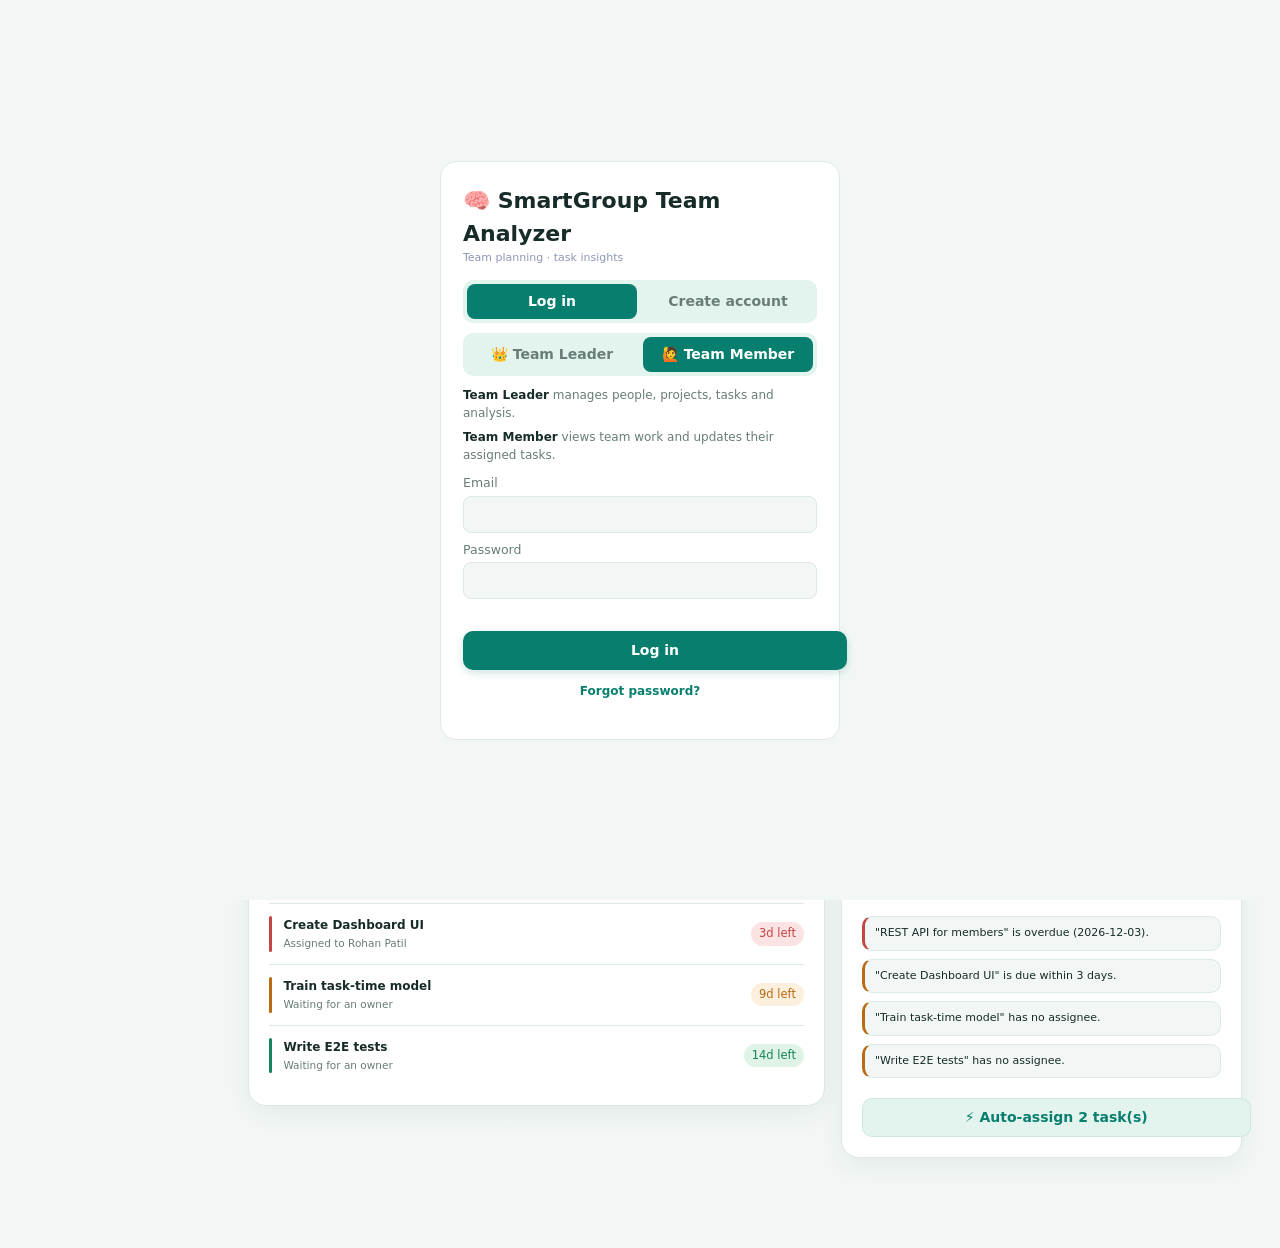
<file: index.html>
<!DOCTYPE html>
<html lang="en">
<head>
<meta charset="utf-8">
<meta name="viewport" content="width=device-width, initial-scale=1, viewport-fit=cover">
<title>Team Analyzer | SmartGroup</title>
<link rel="stylesheet" href="styles.css">
</head>
<body>
<aside>
<div class="logo">SmartGroup Team Analyzer<small>Team planning · task insights</small></div>
<nav id="nav"></nav>
<div style="flex:1"></div>
<div id="me" style="padding:8px 4px;color:#c9d0ee"></div>
<nav><button data-a="theme">🌓 Toggle theme</button></nav>
</aside>
<main id="main"></main>
<button class="fab" data-a="chat" title="AI Assistant">🤖</button>
<div class="chat" id="chat"><header>SmartGroup Team Assistant · Local</header><div id="msgs"></div><div class="chips" id="chips"></div>
<form id="cf"><input id="ci" placeholder="Ask about team, pros and cons, workload, projects…" autocomplete="off"><button class="btn">Send</button></form></div>
<div id="toast"></div>
<script src="app.js"></script>
</body>
</html>
</file>
<file: styles.css>
:root{--bg:#f2f7f5;--card:#fff;--tx:#172b28;--mu:#687d78;--bd:#dce9e4;--pr:#087f6e;--pr2:#e3f3ee;--sb:#12342f;--ok:#16845d;--wa:#b96a12;--er:#c44545;--shadow:0 8px 24px #183a3210;box-sizing:border-box;padding-top:env(safe-area-inset-top,0px);padding-bottom:env(safe-area-inset-bottom,0px)}
:root[data-theme="dark"]{--bg:#111c1a;--card:#1a2926;--tx:#e6f1ed;--mu:#9aafa8;--bd:#2c403a;--pr:#54c5a8;--pr2:#203a34;--sb:#0b1513;--ok:#55c99b;--wa:#f0b45f;--er:#f07979;--shadow:0 8px 24px #0003}
html{scroll-padding-top:env(safe-area-inset-top,0px)}
*{box-sizing:border-box}body{margin:0;background:radial-gradient(ellipse at 88% 0%,color-mix(in srgb,var(--pr) 7%,var(--bg)),var(--bg) 38%);color:var(--tx);font:14px/1.5 Inter,ui-sans-serif,system-ui,-apple-system,Segoe UI,Roboto,sans-serif;display:flex;min-height:100vh}
aside{width:210px;background:var(--sb);color:#c9d0ee;padding:16px 10px;display:flex;flex-direction:column;gap:4px;position:sticky;top:0;height:100vh;flex-shrink:0}
.logo{font-weight:700;font-size:17px;color:#fff;padding:4px 10px 14px}.logo small{display:block;font-weight:400;font-size:11px;color:#8e96b8}
nav button{all:unset;cursor:pointer;display:flex;gap:10px;align-items:center;padding:9px 12px;border-radius:9px;width:100%;box-sizing:border-box}
nav button:hover{background:#ffffff14}nav button.on{background:var(--pr);color:#fff}
main{flex:1;min-width:0;padding:18px 24px 90px}
.top{display:flex;gap:10px;align-items:center;margin-bottom:18px;flex-wrap:wrap}.top h1{margin:0;font-size:22px;flex:1}
input,select,textarea{font:inherit;color:var(--tx);background:var(--bg);border:1px solid var(--bd);border-radius:8px;padding:8px 10px;width:100%}
.top input{width:210px}
.btn{all:unset;cursor:pointer;background:var(--pr);color:#fff;padding:8px 14px;border-radius:9px;font-weight:650;white-space:nowrap;box-shadow:0 3px 8px color-mix(in srgb,var(--pr) 20%,transparent);transition:transform .15s,filter .15s}.btn:hover{filter:brightness(1.08);transform:translateY(-1px)}.btn.g{background:var(--pr2);color:var(--pr)}.btn.r{background:transparent;color:var(--er);padding:4px 8px}.btn.s{padding:3px 9px;font-size:12px}
.grid{display:grid;gap:14px;grid-template-columns:repeat(auto-fill,minmax(250px,1fr))}
.card{background:var(--card);border:1px solid var(--bd);border-radius:14px;padding:16px;box-shadow:var(--shadow)}
.card h3{margin:0 0 6px;font-size:15px}.mu{color:var(--mu);font-size:12.5px}
.kpi b{font-size:26px;display:block}
.tag{display:inline-block;background:var(--pr2);color:var(--pr);border-radius:20px;padding:1px 9px;font-size:11.5px;margin:2px 3px 0 0}
.tag.High,.tag.hi{background:#e0313122;color:var(--er)}.tag.Medium{background:#e8890c22;color:var(--wa)}.tag.Low,.tag.ok{background:#12a15022;color:var(--ok)}
.bar{height:8px;background:var(--bd);border-radius:6px;overflow:hidden;margin:6px 0}.bar i{display:block;height:100%;background:var(--pr);border-radius:6px}
.row{display:flex;gap:8px;align-items:center;justify-content:space-between}
.kan{display:grid;gap:14px;grid-template-columns:repeat(3,minmax(220px,1fr));overflow-x:auto}
.col{background:var(--pr2);border-radius:12px;padding:10px;min-height:200px}.col.over{outline:2px dashed var(--pr)}
.col h4{margin:2px 4px 10px;display:flex;justify-content:space-between}
.tk{background:var(--card);border:1px solid var(--bd);border-radius:10px;padding:10px;margin-bottom:8px;cursor:grab}
.av{width:30px;height:30px;border-radius:50%;background:var(--pr);color:#fff;display:grid;place-items:center;font-weight:700;font-size:12px;flex-shrink:0}
.ins{border-left:4px solid var(--pr);padding-left:10px;margin:8px 0}.ins.w{border-color:var(--wa)}.ins.e{border-color:var(--er)}.ins.k{border-color:var(--ok)}
.modal{position:fixed;inset:0;background:#0009;display:grid;place-items:center;z-index:50;padding:16px}
.modal form,.modal>div{background:var(--card);border-radius:14px;padding:18px;width:100%;max-width:430px;max-height:90vh;overflow:auto}
label{display:block;margin:8px 0;font-size:12.5px;color:var(--mu)}label>*{margin-top:3px;color:var(--tx)}
.fab{position:fixed;right:20px;bottom:calc(20px + env(safe-area-inset-bottom,0px));width:52px;height:52px;border-radius:50%;border:0;background:var(--pr);color:#fff;font-size:22px;cursor:pointer;box-shadow:0 6px 18px #0005;z-index:40}
.chat{position:fixed;right:20px;bottom:84px;width:340px;max-width:calc(100% - 24px);height:440px;background:var(--card);border:1px solid var(--bd);border-radius:14px;display:none;flex-direction:column;overflow:hidden;z-index:40;box-shadow:0 10px 30px #0005}
.chat.on{display:flex}.chat header{background:var(--pr);color:#fff;padding:10px 14px;font-weight:600}
#msgs{flex:1;overflow:auto;padding:10px;display:flex;flex-direction:column;gap:8px}
.m{padding:8px 11px;border-radius:12px;max-width:88%;white-space:pre-wrap}.m.b{background:var(--pr2)}.m.u{background:var(--pr);color:#fff;align-self:flex-end}
.chips{padding:0 10px 6px;display:flex;gap:5px;flex-wrap:wrap}.chat form{display:flex;gap:6px;padding:8px;border-top:1px solid var(--bd)}
#toast{position:fixed;top:calc(14px + env(safe-area-inset-top,0px));right:14px;background:var(--ok);color:#fff;padding:9px 14px;border-radius:9px;display:none;z-index:99}
.tblw{overflow-x:auto}
body.ro [data-a="addM"],body.ro [data-a="addP"],body.ro [data-a="addT"],body.ro [data-a="delT"],body.ro [data-a="delP"],body.ro [data-a="delM"],body.ro [data-a="mv"],body.ro [data-a="auto"],body.ro [data-a="claim"]{display:none!important}
.btn[disabled]{opacity:.4;cursor:not-allowed}body.ro [data-a="promote"],body.mem [data-a="addM"],body.mem [data-a="addP"],body.mem [data-a="addT"],body.mem [data-a="delT"],body.mem [data-a="delP"],body.mem [data-a="delM"],body.mem [data-a="auto"],body.mem [data-a="claim"],body.mem [data-a="promote"]{display:none!important}
#auth{position:fixed;inset:0;z-index:100;background:var(--bg);display:grid;place-items:center;padding:16px;overflow:auto}#auth form{background:var(--card);border:1px solid var(--bd);border-radius:16px;padding:22px;width:100%;max-width:400px}
.seg{display:flex;gap:6px;background:var(--pr2);padding:4px;border-radius:10px;margin:10px 0}.seg button{all:unset;flex:1;text-align:center;padding:7px;border-radius:8px;cursor:pointer;font-weight:600;color:var(--mu)}.seg button.on{background:var(--pr);color:#fff}
#auth[data-mode=login] .su,#auth:not([data-role=leader]) .ld{display:none}#aerr{color:var(--er);font-size:12.5px;min-height:18px;margin:6px 0}
.gw{overflow-x:auto;padding:0}.gr{display:flex;border-bottom:1px solid var(--bd);min-height:34px}.gr.hd{min-height:40px}.gl{position:sticky;left:0;z-index:2;background:var(--card);width:210px;flex-shrink:0;padding:8px 10px;white-space:nowrap;overflow:hidden;text-overflow:ellipsis;border-right:1px solid var(--bd)}.gl.sub{padding-left:24px;color:var(--mu)}.gl.pj{font-weight:700}
.gt{position:relative;flex-shrink:0}.gd{position:absolute;top:0;text-align:center;font-size:10.5px;color:var(--mu);line-height:1.1;padding-top:3px}.gd small{display:block;font-size:8.5px;height:10px;overflow:hidden}.gd.now{color:var(--pr);font-weight:700}
.td{position:absolute;top:0;bottom:0;width:2px;background:var(--er);opacity:.6}.gb{position:absolute;top:7px;height:20px;border-radius:6px;font-size:10.5px;color:#fff;padding:2px 6px;overflow:hidden;white-space:nowrap}.gb.p{background:var(--pr);height:22px;top:6px}.gb.todo{background:var(--mu)}.gb.doing{background:var(--wa)}.gb.done{background:var(--ok)}.gb.l{background:var(--er)}
@media(max-width:800px){body{flex-direction:column}aside{width:100%;height:auto;position:static;flex-direction:row;overflow-x:auto;padding:8px}.logo{display:none}nav{display:flex}nav button{white-space:nowrap}main{padding:14px 12px 90px}}

/* reminders / notifications */
.badge{background:var(--er);color:#fff;border-radius:10px;padding:0 6px;font-size:11px;margin-left:5px}.badge.z{display:none}
#nt{position:fixed;top:64px;right:20px;width:340px;max-width:calc(100% - 24px);max-height:70vh;overflow:auto;background:var(--card);border:1px solid var(--bd);border-radius:14px;box-shadow:0 10px 30px #0005;z-index:60;padding:12px;display:none}#nt.on{display:block}
.ni{border-left:4px solid var(--pr);padding:6px 10px;margin:6px 0;cursor:pointer}.ni.e{border-color:var(--er)}.ni.w{border-color:var(--wa)}.ni.rd{opacity:.5}

.role-hint{display:grid;gap:6px;margin:0 0 10px;color:var(--mu);font-size:12px}.role-hint b{color:var(--tx)}
.text-link{all:unset;display:block;margin:8px auto 0;padding:4px;color:var(--pr);cursor:pointer;font:inherit;font-size:12px;font-weight:600}.text-link:hover{text-decoration:underline}#auth[data-mode=signup] #forgot{display:none}.recovery-card{background:var(--card);border:1px solid var(--bd);border-radius:14px;padding:20px;width:100%;max-width:420px}.recovery-key{margin:16px 0;padding:14px;background:var(--pr2);border:1px dashed var(--pr);border-radius:10px;color:var(--pr);font:700 20px ui-monospace,monospace;letter-spacing:2px;text-align:center;word-break:break-all}
.team-review{margin-bottom:14px}.review-columns{display:grid;grid-template-columns:repeat(2,minmax(0,1fr));gap:12px;margin-top:12px}.review-columns .ins,.member-reviews .ins{margin:0}.review-columns ul,.member-reviews ul{margin:6px 0 0;padding-left:20px}.review-columns li,.member-reviews li{margin:3px 0}.member-reviews{grid-template-columns:repeat(auto-fit,minmax(260px,1fr));margin-bottom:16px}.member-reviews .card h3{margin:0 0 4px}@media(max-width:620px){.review-columns{grid-template-columns:1fr}}
#auth[data-role=leader] .ms{display:none}

/* Post-login workspace refresh */
aside{background:linear-gradient(165deg,#153d36 0%,#102f2b 58%,#102723 100%);border-right:1px solid #ffffff12;padding:20px 12px}
aside .logo{padding:8px 10px 24px;letter-spacing:-.02em}
aside .logo small{margin-top:4px;color:#94b7aa;letter-spacing:0}
nav button{position:relative;color:#bbd2c9;font-size:13px;padding:11px 12px;border-radius:11px;transition:background .18s,color .18s,transform .18s}
nav button:hover{background:#ffffff12;color:#fff;transform:translateX(2px)}
nav button.on{background:linear-gradient(110deg,#218d79,#167866);color:#fff;box-shadow:0 8px 18px #061b1740}
nav button.on:before{content:"";position:absolute;left:-12px;top:25%;height:50%;width:3px;border-radius:0 5px 5px 0;background:#a7ecd1}
main{padding:28px clamp(18px,3vw,40px) 90px;max-width:1700px;margin:0 auto}
.top{margin-bottom:20px;gap:12px}.top h1{font-size:27px;font-weight:750;letter-spacing:-.04em}.top input{background:var(--card);border-radius:11px;padding:10px 13px;box-shadow:0 3px 12px #1c49370a}
.btn{padding:9px 15px;border-radius:10px}.btn.g{box-shadow:inset 0 0 0 1px color-mix(in srgb,var(--pr) 9%,transparent)}
.card{border-radius:18px;padding:19px;box-shadow:var(--shadow);transition:box-shadow .2s,border-color .2s,transform .2s}.card:hover{box-shadow:0 12px 32px #153a3014;border-color:color-mix(in srgb,var(--pr) 22%,var(--bd))}
.dash-hero{position:relative;isolation:isolate;overflow:hidden;display:grid;grid-template-columns:minmax(0,1fr) 190px;align-items:center;gap:20px;min-height:218px;margin-bottom:18px;padding:27px clamp(22px,3vw,34px);border-radius:23px;color:#f1faf6;background:linear-gradient(112deg,#126d60 0%,#15594f 56%,#203f52 100%);box-shadow:0 16px 32px #124e4030}
.dash-hero:before,.dash-hero:after{content:"";position:absolute;z-index:-1;border:1px solid #ffffff16;border-radius:50%;pointer-events:none}.dash-hero:before{width:300px;height:300px;right:95px;top:-195px}.dash-hero:after{width:230px;height:230px;right:-115px;bottom:-155px;background:#ffffff08}
.hero-copy{max-width:650px}.hero-eyebrow,.panel-kicker{font-size:10px;font-weight:800;letter-spacing:.15em}.hero-eyebrow{color:#bcebd8}.hero-copy h2{margin:8px 0 6px;font-size:clamp(25px,3vw,34px);line-height:1.1;letter-spacing:-.045em}.hero-copy p{max-width:560px;margin:0;color:#d3e8df;font-size:14px}.hero-actions{display:flex;align-items:center;gap:16px;margin-top:20px}.btn.hero-cta{background:#f2fbf7;color:#125a4d;box-shadow:0 5px 14px #062a2240}.hero-link{all:unset;cursor:pointer;color:#e1f5ec;font-size:12px;font-weight:700}.hero-link:hover{text-decoration:underline}
.hero-progress{display:flex;flex-direction:column;align-items:center;gap:8px;z-index:1}.hero-progress>small{color:#d1e6df;font-size:11px}.hero-ring{width:128px;height:128px;padding:9px;border-radius:50%;background:conic-gradient(#a9ebcf var(--progress),#ffffff2b var(--progress));box-shadow:0 8px 24px #062b2240}.hero-ring>div{width:100%;height:100%;display:flex;flex-direction:column;align-items:center;justify-content:center;border:1px solid #ffffff1a;border-radius:50%;background:#174d48}.hero-ring b{font-size:29px;line-height:1;letter-spacing:-.05em}.hero-ring span{margin-top:5px;color:#d2e9df;font-size:10px}
.dash-kpis{display:grid;grid-template-columns:repeat(4,minmax(0,1fr));gap:14px;margin-bottom:18px}.kpi-card{display:flex;align-items:center;gap:13px;min-width:0;padding:16px;background:var(--card);border:1px solid var(--bd);border-radius:17px;box-shadow:var(--shadow);transition:transform .18s,box-shadow .18s}.kpi-card:hover{transform:translateY(-2px);box-shadow:0 12px 26px #173d3218}.kpi-icon{display:grid;place-items:center;flex:0 0 44px;height:44px;border-radius:14px;font-size:19px;font-weight:800}.kpi-icon.mint{background:#e0f4ec;color:#16845d}.kpi-icon.blue{background:#e8efff;color:#526bbb}.kpi-icon.amber{background:#fff1db;color:#b96a12}.kpi-icon.rose{background:#ffebea;color:#c44545}.kpi-copy{display:grid;gap:1px;min-width:0}.kpi-copy>span{color:var(--mu);font-size:11px;font-weight:650}.kpi-copy>b{font-size:25px;line-height:1.15;letter-spacing:-.04em}.kpi-copy>small{overflow:hidden;color:var(--mu);font-size:10.5px;text-overflow:ellipsis;white-space:nowrap}
.dash-layout{display:grid;grid-template-columns:minmax(0,1.18fr) minmax(300px,.82fr);align-items:start;gap:16px}.dash-stack{display:grid;align-content:start;gap:16px}.dash-panel{padding:20px}.panel-heading{display:flex;align-items:center;justify-content:space-between;gap:12px;margin-bottom:14px}.panel-kicker{display:block;margin-bottom:3px;color:var(--pr);font-size:9px}.panel-heading h3{margin:0;font-size:16px;letter-spacing:-.02em}.subtle-link{all:unset;flex-shrink:0;cursor:pointer;color:var(--pr);font-size:11px;font-weight:700}.subtle-link:hover{text-decoration:underline}
.project-pulse{padding:12px 0;border-top:1px solid var(--bd)}.project-pulse-top,.project-pulse-foot{display:flex;align-items:center;justify-content:space-between;gap:10px}.project-pulse-top>div{display:grid;gap:2px;min-width:0}.project-pulse-top b{overflow:hidden;font-size:12.5px;text-overflow:ellipsis;white-space:nowrap}.project-pulse-top strong{color:var(--pr);font-size:13px}.project-pulse-foot{color:var(--mu);font-size:10px}.project-pulse .bar{height:6px;margin:8px 0}.empty-state{padding:15px 10px;border-radius:12px;background:var(--bg);color:var(--mu);font-size:12px;text-align:center}
.dash-task{display:flex;align-items:center;gap:11px;padding:12px 0;border-top:1px solid var(--bd)}.task-priority{width:3px;align-self:stretch;min-height:34px;border-radius:3px;background:var(--pr)}.task-priority.high{background:var(--er)}.task-priority.medium{background:var(--wa)}.task-priority.low{background:var(--ok)}.dash-task-main{display:grid;flex:1;gap:2px;min-width:0}.dash-task-main b{overflow:hidden;font-size:12px;text-overflow:ellipsis;white-space:nowrap}.dash-task-main span{color:var(--mu);font-size:10.5px}.dash-task>.tag{flex-shrink:0;margin:0;padding:3px 8px}
.workload-row{display:grid;grid-template-columns:34px minmax(0,1fr) auto;align-items:center;gap:9px;padding:9px 0;border-top:1px solid var(--bd)}.workload-row .av{width:32px;height:32px}.workload-person{display:grid;gap:1px;min-width:0}.workload-person b{overflow:hidden;font-size:11.5px;text-overflow:ellipsis;white-space:nowrap}.workload-person span{color:var(--mu);font-size:10px}.workload-row>.tag{margin:0}.workload-bar{grid-column:2/4;width:100%;height:5px;margin:0 0 3px}.alert-count{display:inline-grid;place-items:center;min-width:21px;height:21px;margin-left:3px;padding:0 5px;border-radius:99px;background:var(--pr2);color:var(--pr);font-size:10px;vertical-align:2px}.attention-panel .ins{padding:8px 10px;border:1px solid var(--bd);border-left:3px solid var(--pr);border-radius:10px;background:var(--bg);font-size:11px}.attention-panel .ins.w{border-left-color:var(--wa)}.attention-panel .ins.e{border-left-color:var(--er)}.clear-state{display:flex;align-items:center;gap:10px;padding:10px 0}.clear-state>span{display:grid;place-items:center;width:34px;height:34px;border-radius:12px;background:#e2f4eb;color:var(--ok);font-weight:800}.clear-state>div{display:grid}.clear-state small{color:var(--mu);font-size:11px}.full-action{width:100%;margin-top:12px;text-align:center}
@media(max-width:1120px){.dash-kpis{grid-template-columns:repeat(2,minmax(0,1fr))}.dash-layout{grid-template-columns:minmax(0,1fr) minmax(280px,.85fr)}}
@media(max-width:850px){main{padding:20px 16px 80px}.dash-layout{grid-template-columns:1fr}.dash-hero{grid-template-columns:minmax(0,1fr) 145px;min-height:195px}.hero-ring{width:112px;height:112px}}
@media(max-width:600px){.top h1{font-size:23px}.top input{width:100%;order:3}.dash-kpis{gap:9px}.kpi-card{gap:9px;padding:12px}.kpi-icon{flex-basis:36px;height:36px;border-radius:11px;font-size:16px}.kpi-copy>b{font-size:22px}.kpi-copy>small{font-size:9.5px}.dash-hero{grid-template-columns:1fr;gap:14px;padding:22px;border-radius:18px}.hero-progress{flex-direction:row;justify-content:flex-start}.hero-ring{width:76px;height:76px;padding:6px}.hero-ring b{font-size:20px}.hero-ring span{font-size:8px}.hero-copy p{font-size:12px}.hero-actions{gap:12px}.dash-panel{padding:16px}.dash-task{gap:8px}.dash-task>.tag{font-size:9px}}
.project-grid{grid-template-columns:repeat(auto-fill,minmax(270px,1fr))}.project-card{position:relative;min-height:220px;cursor:pointer;outline:none;overflow:hidden}.project-card:after{content:"";position:absolute;right:-34px;top:-52px;width:128px;height:128px;border-radius:50%;background:var(--pr2);opacity:.55;pointer-events:none}.project-card:hover,.project-card:focus-visible{transform:translateY(-3px);border-color:var(--pr);box-shadow:0 16px 34px #0c59451d}.project-card-title{display:flex;align-items:center;gap:10px;min-width:0}.project-card-title h3{overflow:hidden;text-overflow:ellipsis;white-space:nowrap}.project-card-mark{display:grid;place-items:center;flex:0 0 34px;height:34px;border-radius:11px;background:var(--pr2);color:var(--pr);font-size:17px}.project-description{min-height:38px;margin-top:8px}.project-tags{display:flex;flex-wrap:wrap;gap:3px;margin:10px 0}.project-card-meta{font-size:10.5px}.project-open-hint{display:flex;justify-content:space-between;margin-top:14px;padding-top:10px;border-top:1px solid var(--bd);color:var(--pr);font-size:11px;font-weight:700}
.project-detail-hero{display:grid;grid-template-columns:minmax(0,1fr) 164px;align-items:center;gap:18px;margin-bottom:16px;padding:24px 28px;border:1px solid var(--bd);border-radius:22px;background:linear-gradient(115deg,var(--card),color-mix(in srgb,var(--pr2) 72%,var(--card)));box-shadow:var(--shadow)}.project-detail-copy h2{margin:5px 0 8px;font-size:clamp(24px,3vw,34px);line-height:1.12;letter-spacing:-.04em}.project-detail-title-row{display:flex;align-items:center;gap:12px;flex-wrap:wrap}.project-detail-copy p{max-width:700px;margin:0;color:var(--mu)}.project-date-line{display:flex;gap:18px;flex-wrap:wrap;margin-top:12px;color:var(--mu);font-size:11px}.project-detail-ring{width:142px;height:142px;padding:9px;border-radius:50%;background:conic-gradient(var(--pr) var(--progress),var(--bd) var(--progress))}.project-detail-ring>div{display:flex;flex-direction:column;align-items:center;justify-content:center;width:100%;height:100%;border-radius:50%;background:var(--card)}.project-detail-ring b{font-size:29px;letter-spacing:-.04em}.project-detail-ring span{color:var(--mu);font-size:10px}
.project-stats{display:grid;grid-template-columns:repeat(5,minmax(0,1fr));gap:11px;margin-bottom:16px}.project-stats article{display:flex;align-items:center;gap:10px;padding:13px;background:var(--card);border:1px solid var(--bd);border-radius:15px;box-shadow:var(--shadow)}.project-stats article>div{display:grid}.project-stats small{color:var(--mu);font-size:10px}.project-stats b{font-size:21px}.stat-icon{display:grid;place-items:center;width:34px;height:34px;flex:0 0 34px;border-radius:11px;background:var(--pr2);color:var(--pr);font-weight:800}.stat-icon.good{background:#e2f4eb;color:var(--ok)}.stat-icon.active{background:#fff1db;color:var(--wa)}.stat-icon.waiting{background:var(--bg);color:var(--mu)}.stat-icon.danger{background:#ffebea;color:var(--er)}
.project-detail-layout{display:grid;grid-template-columns:minmax(0,1.4fr) minmax(280px,.6fr);align-items:start;gap:16px}.detail-stack,.project-detail-side{display:grid;align-content:start;gap:16px;min-width:0}.detail-panel{padding:19px}.contribution-card{margin-top:12px;padding:14px;border:1px solid var(--bd);border-radius:15px;background:color-mix(in srgb,var(--bg) 50%,var(--card))}.contribution-heading{display:flex;align-items:center;gap:10px}.contribution-person{display:grid;flex:1;gap:2px;min-width:0}.contribution-person b{font-size:12.5px}.contribution-person span{color:var(--mu);font-size:10.5px}.contribution-heading .tag{flex-shrink:0}.contribution-card>.bar{height:5px;margin:10px 0}.contribution-columns{display:grid;grid-template-columns:repeat(2,minmax(0,1fr));gap:12px}.contribution-columns h4{display:flex;justify-content:space-between;margin:5px 0 8px;font-size:11px}.contribution-columns h4 span{color:var(--mu)}.work-task{display:flex;align-items:center;gap:8px;padding:7px 0;border-top:1px solid var(--bd)}.task-state{display:grid;place-items:center;width:21px;height:21px;flex:0 0 21px;border-radius:7px;background:var(--bg);color:var(--mu);font-size:12px}.task-state.done{background:#e2f4eb;color:var(--ok)}.task-state.doing{background:#fff1db;color:var(--wa)}.work-task-copy{display:grid;flex:1;gap:1px;min-width:0}.work-task-copy b{overflow:hidden;font-size:10.5px;text-overflow:ellipsis;white-space:nowrap}.work-task-copy span{color:var(--mu);font-size:9.5px}.work-empty{padding:8px 0;font-size:10px}.unassigned-box{margin-top:14px;padding:12px;border:1px dashed color-mix(in srgb,var(--wa) 55%,var(--bd));border-radius:13px;background:color-mix(in srgb,var(--wa) 7%,var(--card))}.unassigned-box>b{font-size:11.5px}.unassigned-box>p{margin:2px 0 6px;color:var(--mu);font-size:10px}.detail-progress-label{display:flex;justify-content:space-between;gap:8px;margin:10px 0 3px;color:var(--mu);font-size:10.5px}.detail-progress-label b{color:var(--tx)}.muted-bar i{background:var(--mu)}.schedule-facts{display:grid;grid-template-columns:repeat(2,minmax(0,1fr));gap:9px;margin-top:14px}.schedule-facts>div{display:grid;gap:3px;padding:10px;border-radius:11px;background:var(--bg)}.schedule-facts small{color:var(--mu);font-size:9.5px}.schedule-facts b{font-size:11px}.project-facts h3{margin:3px 0 12px}.project-facts>div{display:flex;justify-content:space-between;gap:10px;padding:8px 0;border-top:1px solid var(--bd);font-size:10.5px}.project-facts>div span{color:var(--mu)}.late-text{color:var(--er)!important}.project-task-table{overflow-x:auto}.task-table-head,.task-table-row{display:grid;grid-template-columns:minmax(150px,1.5fr) minmax(100px,1fr) minmax(95px,.9fr) minmax(75px,.6fr) minmax(95px,.8fr);align-items:center;gap:10px;min-width:650px;padding:10px;border-bottom:1px solid var(--bd);font-size:10.5px}.task-table-head{color:var(--mu);font-size:9px;font-weight:800;letter-spacing:.06em;text-transform:uppercase}.task-table-row>b{overflow:hidden;text-overflow:ellipsis;white-space:nowrap}.task-table-row .tag{justify-self:start;margin:0}.task-table-row>span:last-child{white-space:nowrap}
@media(max-width:1050px){.project-stats{grid-template-columns:repeat(3,minmax(0,1fr))}.project-detail-layout{grid-template-columns:minmax(0,1fr) minmax(260px,.72fr)}}
@media(max-width:760px){.project-detail-layout{grid-template-columns:1fr}.project-detail-hero{grid-template-columns:minmax(0,1fr) 120px;padding:20px}.project-detail-ring{width:108px;height:108px}.project-detail-ring b{font-size:24px}}
@media(max-width:560px){.project-stats{grid-template-columns:repeat(2,minmax(0,1fr))}.project-stats article{padding:10px}.project-detail-hero{grid-template-columns:1fr}.project-detail-ring{width:90px;height:90px}.contribution-columns{grid-template-columns:1fr}.project-detail-title-row{align-items:flex-start}.project-detail-title-row .tag{margin-top:8px}}
.project-auto-btn{position:relative;z-index:1;white-space:nowrap}.project-open-hint{align-items:center;gap:8px}.project-open-hint>span:first-child{margin-right:auto}
.suggester-stats{grid-template-columns:repeat(5,minmax(0,1fr))}
@media(max-width:560px){.suggester-stats{grid-template-columns:repeat(2,minmax(0,1fr))}}
.suggester-hero{position:relative;isolation:isolate;overflow:hidden;min-height:230px;padding:30px 34px;border-color:color-mix(in srgb,var(--pr) 48%,var(--bd));background:radial-gradient(ellipse at 12% 0%,color-mix(in srgb,var(--pr) 27%,transparent),transparent 48%),linear-gradient(115deg,var(--sb),var(--card) 72%);box-shadow:0 18px 48px color-mix(in srgb,var(--pr) 13%,transparent)}.suggester-hero:before{content:"";position:absolute;inset:0;z-index:0;opacity:.22;background-image:linear-gradient(color-mix(in srgb,var(--pr) 26%,transparent) 1px,transparent 1px),linear-gradient(90deg,color-mix(in srgb,var(--pr) 26%,transparent) 1px,transparent 1px);background-size:34px 34px;mask-image:linear-gradient(90deg,transparent,#000 60%)}.suggester-hero:after{content:"";position:absolute;z-index:0;right:190px;top:-130px;width:340px;height:340px;border-radius:50%;border:1px solid color-mix(in srgb,var(--pr) 24%,transparent);box-shadow:0 0 0 22px color-mix(in srgb,var(--pr) 5%,transparent),0 0 0 52px color-mix(in srgb,var(--pr) 4%,transparent),inset 0 0 56px color-mix(in srgb,var(--pr) 10%,transparent);pointer-events:none}.suggester-intro,.suggester-forecast{position:relative;z-index:1}.suggester-intro{max-width:680px}.suggester-overline{display:flex;align-items:center;gap:9px;color:var(--pr);font-size:10px;font-weight:850;letter-spacing:1.8px}.suggester-overline i,.forecast-head b i{display:inline-block;width:8px;height:8px;border-radius:50%;background:var(--ok);box-shadow:0 0 12px var(--ok);animation:suggester-pulse 1.8s ease-in-out infinite}.suggester-hero h2{max-width:620px;margin:12px 0 7px;font-size:clamp(27px,3.4vw,41px);line-height:1.1;letter-spacing:-1.3px;color:var(--tx)}.suggester-hero p{max-width:600px;line-height:1.65}.suggester-tags{display:flex;flex-wrap:wrap;gap:8px;margin-top:19px}.suggester-tags span{padding:5px 10px;border:1px solid color-mix(in srgb,var(--pr) 28%,var(--bd));border-radius:20px;background:color-mix(in srgb,var(--pr) 8%,transparent);color:var(--pr);font-size:10px;font-weight:700}.suggester-forecast{flex:0 0 220px;padding:16px 18px;border:1px solid color-mix(in srgb,var(--pr) 36%,var(--bd));border-radius:17px;background:color-mix(in srgb,var(--bg) 86%,transparent);box-shadow:inset 0 0 24px color-mix(in srgb,var(--pr) 6%,transparent);backdrop-filter:blur(12px)}.forecast-head,.forecast-foot{display:flex;align-items:center;justify-content:space-between;gap:8px}.forecast-head>span{font-size:9px;letter-spacing:1.2px;color:var(--mu);font-weight:800}.forecast-head b{display:flex;align-items:center;gap:6px;color:var(--ok);font-size:9px;letter-spacing:1px}.forecast-head b i{width:6px;height:6px}.forecast-value{display:flex;align-items:baseline;gap:8px;margin:12px 0 4px}.forecast-value strong{font-size:43px;line-height:1;color:var(--pr);text-shadow:0 0 22px color-mix(in srgb,var(--pr) 28%,transparent)}.forecast-value span{font-size:11px;color:var(--mu)}.forecast-track{height:5px;overflow:hidden;border-radius:9px;background:var(--bd);margin:12px 0 9px}.forecast-track i{display:block;height:100%;border-radius:inherit;background:linear-gradient(90deg,var(--pr),#85e2c5);box-shadow:0 0 12px var(--pr);animation:forecast-in .7s ease-out both}.forecast-foot{color:var(--tx);font-size:10px;font-weight:650}.forecast-note{margin-top:10px;padding-top:9px;border-top:1px solid var(--bd);color:var(--mu);font-size:9px}.suggester-stats{gap:10px}.signal-stat{position:relative;min-height:91px;display:flex!important;flex-direction:row!important;align-items:center;gap:12px!important;padding:14px!important;overflow:hidden}.signal-stat:after{content:"";position:absolute;right:-28px;bottom:-42px;width:90px;height:90px;border-radius:50%;border:1px solid color-mix(in srgb,var(--pr) 18%,transparent);box-shadow:0 0 0 12px color-mix(in srgb,var(--pr) 4%,transparent)}.signal-icon{flex:0 0 36px;width:36px;height:36px;display:grid;place-items:center;border-radius:12px;background:var(--pr2);color:var(--pr);font-size:17px}.signal-stat:nth-child(4) .signal-icon,.signal-stat:nth-child(5) .signal-icon{background:color-mix(in srgb,var(--wa) 13%,transparent);color:var(--wa)}.signal-stat>div{display:grid;gap:3px}.signal-stat small{font-size:10px;letter-spacing:.2px}.signal-stat b{font-size:23px}.signal-index{position:absolute;top:9px;right:11px;color:var(--mu);opacity:.5;font:9px ui-monospace,monospace}.suggester-method{display:flex;align-items:center;gap:8px;padding:8px 11px;margin:0 0 15px;border:1px solid var(--bd);border-radius:9px;background:color-mix(in srgb,var(--card) 70%,transparent);font:10px/1.5 ui-monospace,Consolas,monospace}.suggester-recs,.suggester-projects{border-radius:18px}.suggester-recs .panel-kicker,.suggester-projects .panel-kicker{color:var(--pr);letter-spacing:1.3px}.suggestion{position:relative;margin:9px 0!important;padding:14px!important;border:1px solid var(--bd)!important;border-radius:13px;background:linear-gradient(110deg,color-mix(in srgb,var(--pr) 4%,var(--card)),var(--card));transition:border-color .18s,transform .18s,box-shadow .18s}.suggestion:hover{transform:translateY(-2px);border-color:color-mix(in srgb,var(--pr) 48%,var(--bd))!important;box-shadow:0 9px 24px color-mix(in srgb,var(--pr) 9%,transparent)}.suggestion.urgent{border-left:3px solid var(--er)!important}.suggestion.high{border-left:3px solid var(--wa)!important}.suggestion-number{font:700 11px ui-monospace,Consolas,monospace!important}.suggestion-copy p{font-size:12.5px}.suggestion-copy .btn{margin-top:9px}.suggest-project-row{padding:14px 0}.suggest-project-row+.suggest-project-row{border-top-style:dashed}.suggest-project-row .bar{height:6px}.suggest-project-row>.row b{font-size:12px}.suggest-project-meta{font-size:9.5px}@keyframes suggester-pulse{50%{opacity:.42;box-shadow:0 0 3px var(--ok)}}@keyframes forecast-in{from{width:0}to{width:var(--forecast-width,100%)}}@media(max-width:760px){.suggester-hero{align-items:flex-start;padding:24px}.suggester-forecast{flex-basis:185px}}@media(max-width:560px){.suggester-hero{display:grid;grid-template-columns:1fr;padding:22px}.suggester-forecast{width:100%;max-width:260px}.suggester-stats{grid-template-columns:repeat(2,minmax(0,1fr))}.signal-stat{min-height:78px}.suggester-method{align-items:flex-start}}@media(prefers-reduced-motion:reduce){.suggester-overline i,.forecast-head b i,.forecast-track i{animation:none}}
</file>
